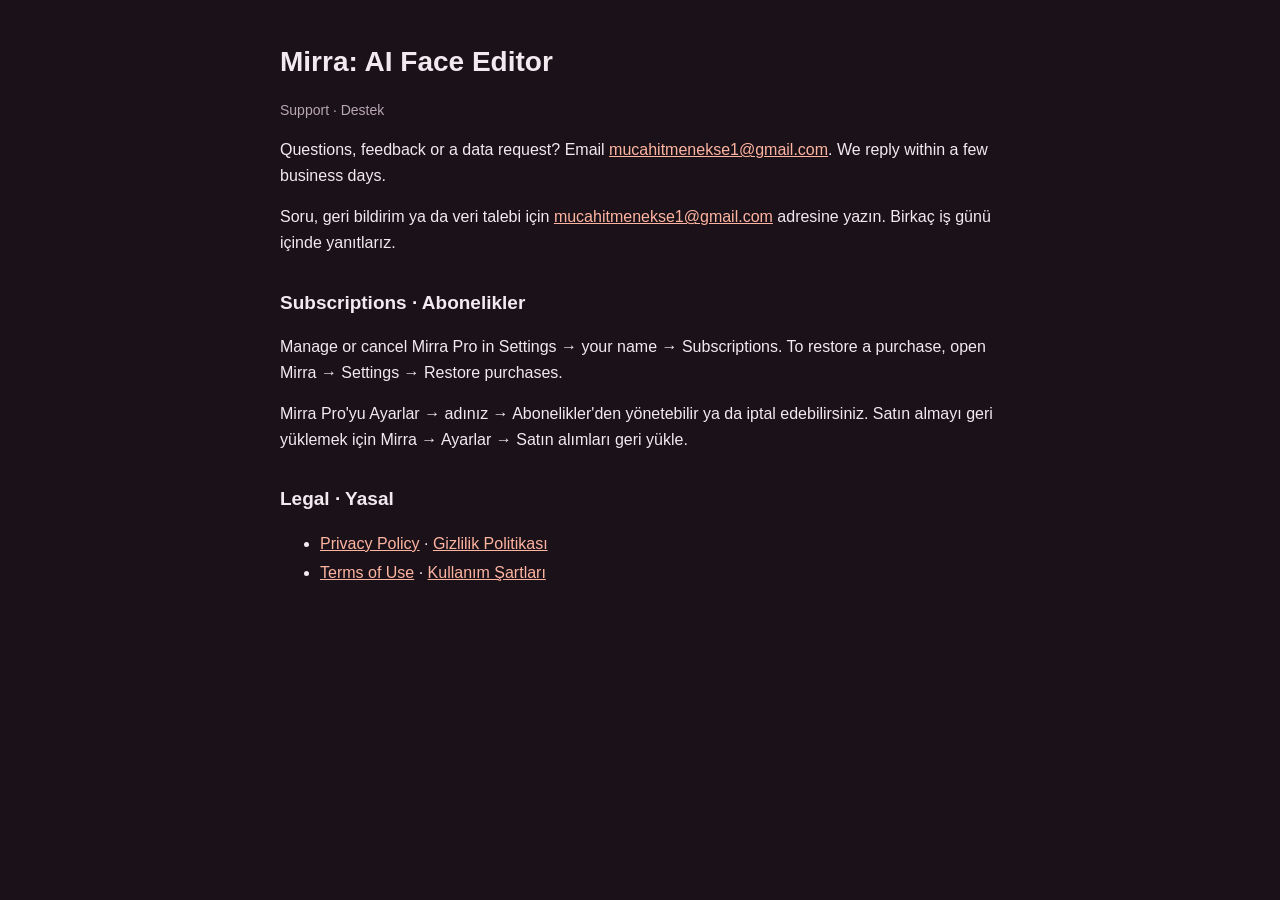
<file: index.html>
<!doctype html>
<html lang="en">
<head>
<meta charset="utf-8">
<meta name="viewport" content="width=device-width, initial-scale=1">
<title>Mirra: AI Face Editor — Support</title>
<link rel="stylesheet" href="style.css">
</head>
<body>
<main>
<h1>Mirra: AI Face Editor</h1>
<p class="meta">Support · Destek</p>
<p>Questions, feedback or a data request? Email <a href="mailto:mucahitmenekse1@gmail.com">mucahitmenekse1@gmail.com</a>. We reply within a few business days.</p>
<p>Soru, geri bildirim ya da veri talebi için <a href="mailto:mucahitmenekse1@gmail.com">mucahitmenekse1@gmail.com</a> adresine yazın. Birkaç iş günü içinde yanıtlarız.</p>
<h2>Subscriptions · Abonelikler</h2>
<p>Manage or cancel Mirra Pro in Settings → your name → Subscriptions. To restore a purchase, open Mirra → Settings → Restore purchases.</p>
<p>Mirra Pro'yu Ayarlar → adınız → Abonelikler'den yönetebilir ya da iptal edebilirsiniz. Satın almayı geri yüklemek için Mirra → Ayarlar → Satın alımları geri yükle.</p>
<h2>Legal · Yasal</h2>
<ul>
<li><a href="privacy.html">Privacy Policy</a> · <a href="privacy-tr.html">Gizlilik Politikası</a></li>
<li><a href="terms.html">Terms of Use</a> · <a href="terms-tr.html">Kullanım Şartları</a></li>
</ul>
</main>
</body>
</html>
</file>
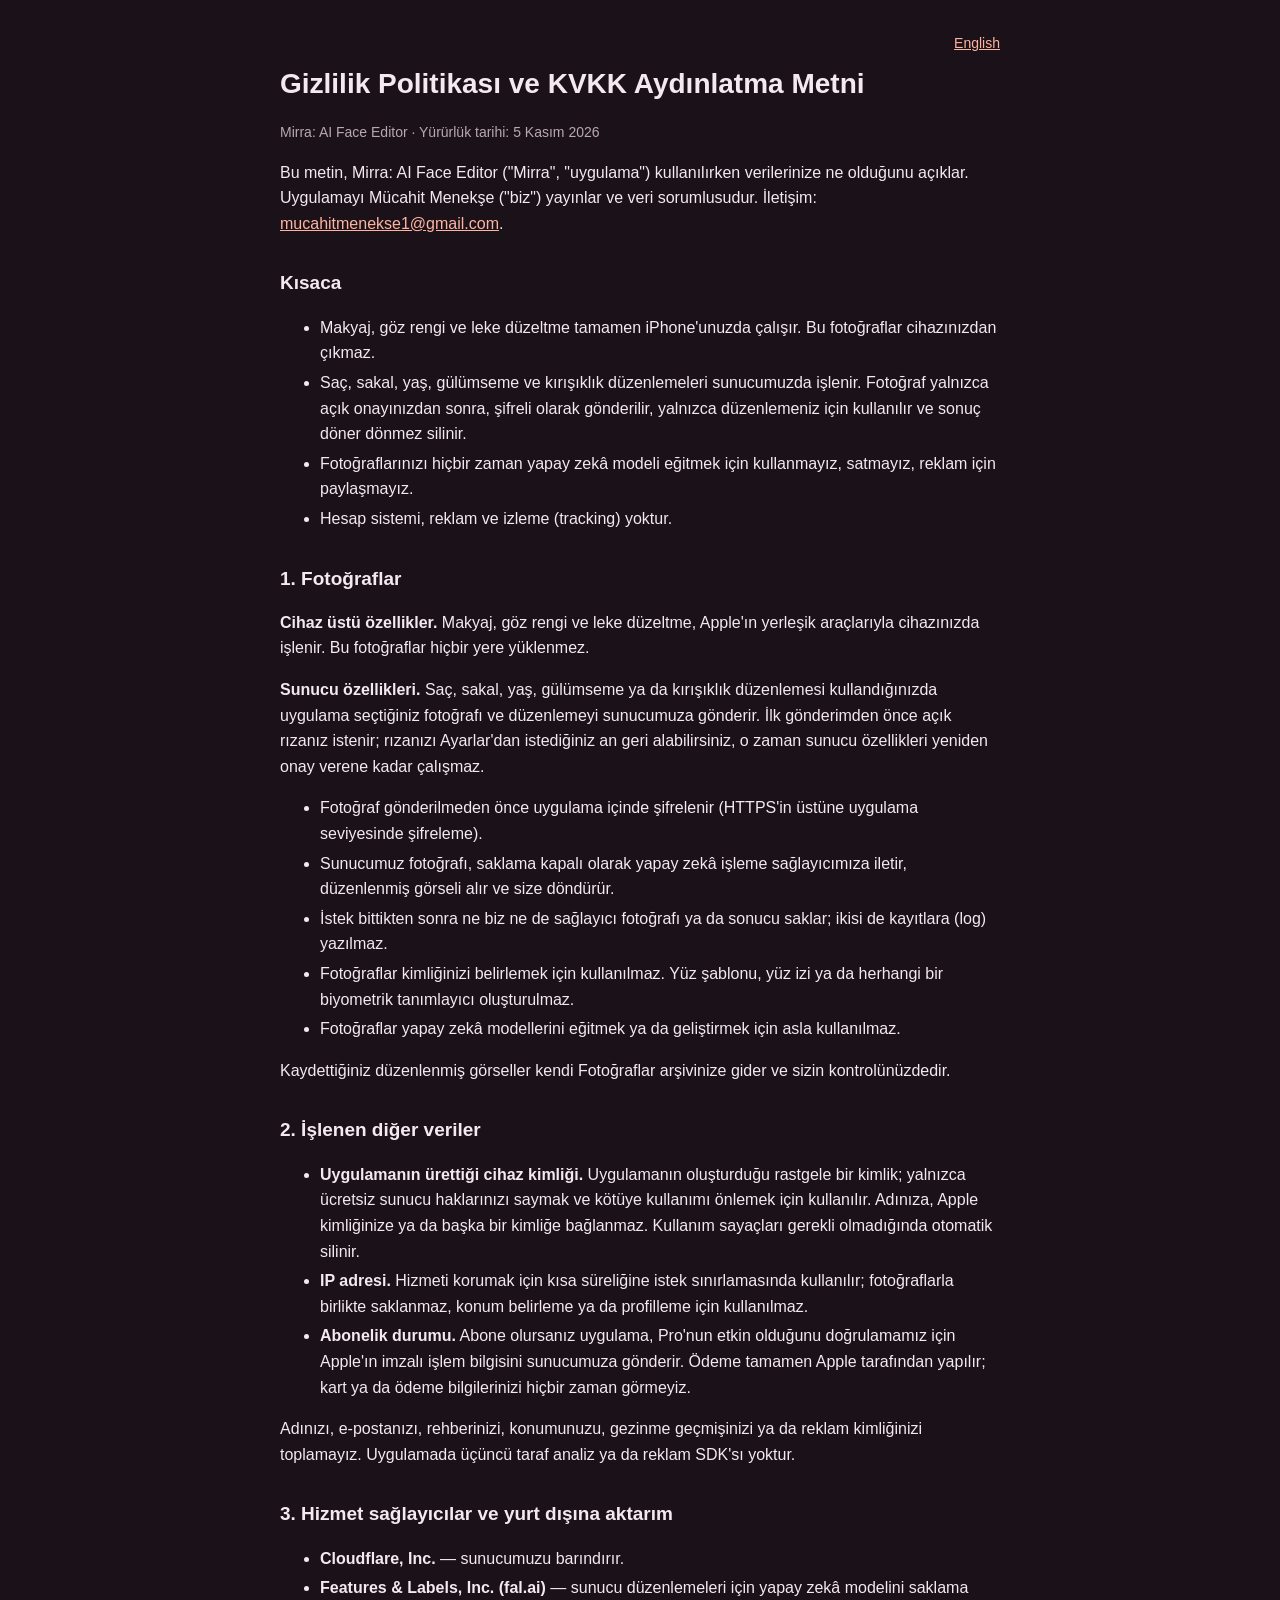
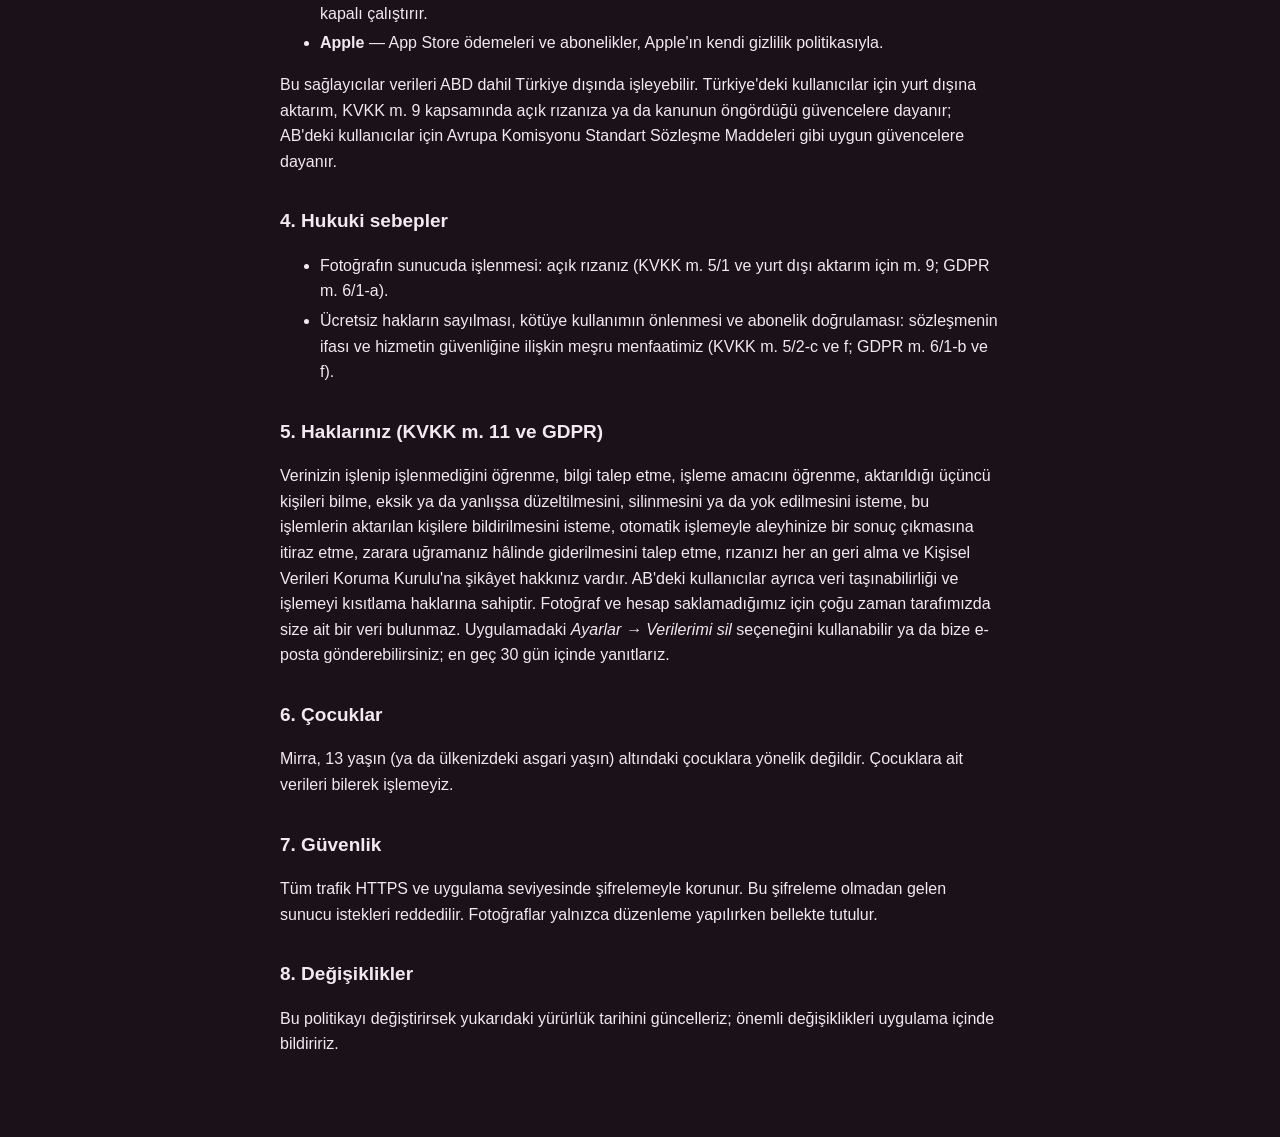
<file: privacy-tr.html>
<!doctype html>
<html lang="tr">
<head>
<meta charset="utf-8">
<meta name="viewport" content="width=device-width, initial-scale=1">
<title>Mirra: AI Face Editor — Gizlilik Politikası</title>
<link rel="stylesheet" href="style.css">
</head>
<body>
<main>
<p class="lang"><a href="privacy.html">English</a></p>
<h1>Gizlilik Politikası ve KVKK Aydınlatma Metni</h1>
<p class="meta">Mirra: AI Face Editor · Yürürlük tarihi: 5 Kasım 2026</p>

<p>Bu metin, Mirra: AI Face Editor ("Mirra", "uygulama") kullanılırken verilerinize ne olduğunu açıklar. Uygulamayı Mücahit Menekşe ("biz") yayınlar ve veri sorumlusudur. İletişim: <a href="mailto:mucahitmenekse1@gmail.com">mucahitmenekse1@gmail.com</a>.</p>

<h2>Kısaca</h2>
<ul>
<li>Makyaj, göz rengi ve leke düzeltme tamamen iPhone'unuzda çalışır. Bu fotoğraflar cihazınızdan çıkmaz.</li>
<li>Saç, sakal, yaş, gülümseme ve kırışıklık düzenlemeleri sunucumuzda işlenir. Fotoğraf yalnızca açık onayınızdan sonra, şifreli olarak gönderilir, yalnızca düzenlemeniz için kullanılır ve sonuç döner dönmez silinir.</li>
<li>Fotoğraflarınızı hiçbir zaman yapay zekâ modeli eğitmek için kullanmayız, satmayız, reklam için paylaşmayız.</li>
<li>Hesap sistemi, reklam ve izleme (tracking) yoktur.</li>
</ul>

<h2>1. Fotoğraflar</h2>
<p><strong>Cihaz üstü özellikler.</strong> Makyaj, göz rengi ve leke düzeltme, Apple'ın yerleşik araçlarıyla cihazınızda işlenir. Bu fotoğraflar hiçbir yere yüklenmez.</p>
<p><strong>Sunucu özellikleri.</strong> Saç, sakal, yaş, gülümseme ya da kırışıklık düzenlemesi kullandığınızda uygulama seçtiğiniz fotoğrafı ve düzenlemeyi sunucumuza gönderir. İlk gönderimden önce açık rızanız istenir; rızanızı Ayarlar'dan istediğiniz an geri alabilirsiniz, o zaman sunucu özellikleri yeniden onay verene kadar çalışmaz.</p>
<ul>
<li>Fotoğraf gönderilmeden önce uygulama içinde şifrelenir (HTTPS'in üstüne uygulama seviyesinde şifreleme).</li>
<li>Sunucumuz fotoğrafı, saklama kapalı olarak yapay zekâ işleme sağlayıcımıza iletir, düzenlenmiş görseli alır ve size döndürür.</li>
<li>İstek bittikten sonra ne biz ne de sağlayıcı fotoğrafı ya da sonucu saklar; ikisi de kayıtlara (log) yazılmaz.</li>
<li>Fotoğraflar kimliğinizi belirlemek için kullanılmaz. Yüz şablonu, yüz izi ya da herhangi bir biyometrik tanımlayıcı oluşturulmaz.</li>
<li>Fotoğraflar yapay zekâ modellerini eğitmek ya da geliştirmek için asla kullanılmaz.</li>
</ul>
<p>Kaydettiğiniz düzenlenmiş görseller kendi Fotoğraflar arşivinize gider ve sizin kontrolünüzdedir.</p>

<h2>2. İşlenen diğer veriler</h2>
<ul>
<li><strong>Uygulamanın ürettiği cihaz kimliği.</strong> Uygulamanın oluşturduğu rastgele bir kimlik; yalnızca ücretsiz sunucu haklarınızı saymak ve kötüye kullanımı önlemek için kullanılır. Adınıza, Apple kimliğinize ya da başka bir kimliğe bağlanmaz. Kullanım sayaçları gerekli olmadığında otomatik silinir.</li>
<li><strong>IP adresi.</strong> Hizmeti korumak için kısa süreliğine istek sınırlamasında kullanılır; fotoğraflarla birlikte saklanmaz, konum belirleme ya da profilleme için kullanılmaz.</li>
<li><strong>Abonelik durumu.</strong> Abone olursanız uygulama, Pro'nun etkin olduğunu doğrulamamız için Apple'ın imzalı işlem bilgisini sunucumuza gönderir. Ödeme tamamen Apple tarafından yapılır; kart ya da ödeme bilgilerinizi hiçbir zaman görmeyiz.</li>
</ul>
<p>Adınızı, e-postanızı, rehberinizi, konumunuzu, gezinme geçmişinizi ya da reklam kimliğinizi toplamayız. Uygulamada üçüncü taraf analiz ya da reklam SDK'sı yoktur.</p>

<h2>3. Hizmet sağlayıcılar ve yurt dışına aktarım</h2>
<ul>
<li><strong>Cloudflare, Inc.</strong> — sunucumuzu barındırır.</li>
<li><strong>Features &amp; Labels, Inc. (fal.ai)</strong> — sunucu düzenlemeleri için yapay zekâ modelini saklama kapalı çalıştırır.</li>
<li><strong>Apple</strong> — App Store ödemeleri ve abonelikler, Apple'ın kendi gizlilik politikasıyla.</li>
</ul>
<p>Bu sağlayıcılar verileri ABD dahil Türkiye dışında işleyebilir. Türkiye'deki kullanıcılar için yurt dışına aktarım, KVKK m. 9 kapsamında açık rızanıza ya da kanunun öngördüğü güvencelere dayanır; AB'deki kullanıcılar için Avrupa Komisyonu Standart Sözleşme Maddeleri gibi uygun güvencelere dayanır.</p>

<h2>4. Hukuki sebepler</h2>
<ul>
<li>Fotoğrafın sunucuda işlenmesi: açık rızanız (KVKK m. 5/1 ve yurt dışı aktarım için m. 9; GDPR m. 6/1-a).</li>
<li>Ücretsiz hakların sayılması, kötüye kullanımın önlenmesi ve abonelik doğrulaması: sözleşmenin ifası ve hizmetin güvenliğine ilişkin meşru menfaatimiz (KVKK m. 5/2-c ve f; GDPR m. 6/1-b ve f).</li>
</ul>

<h2>5. Haklarınız (KVKK m. 11 ve GDPR)</h2>
<p>Verinizin işlenip işlenmediğini öğrenme, bilgi talep etme, işleme amacını öğrenme, aktarıldığı üçüncü kişileri bilme, eksik ya da yanlışsa düzeltilmesini, silinmesini ya da yok edilmesini isteme, bu işlemlerin aktarılan kişilere bildirilmesini isteme, otomatik işlemeyle aleyhinize bir sonuç çıkmasına itiraz etme, zarara uğramanız hâlinde giderilmesini talep etme, rızanızı her an geri alma ve Kişisel Verileri Koruma Kurulu'na şikâyet hakkınız vardır. AB'deki kullanıcılar ayrıca veri taşınabilirliği ve işlemeyi kısıtlama haklarına sahiptir. Fotoğraf ve hesap saklamadığımız için çoğu zaman tarafımızda size ait bir veri bulunmaz. Uygulamadaki <em>Ayarlar → Verilerimi sil</em> seçeneğini kullanabilir ya da bize e-posta gönderebilirsiniz; en geç 30 gün içinde yanıtlarız.</p>

<h2>6. Çocuklar</h2>
<p>Mirra, 13 yaşın (ya da ülkenizdeki asgari yaşın) altındaki çocuklara yönelik değildir. Çocuklara ait verileri bilerek işlemeyiz.</p>

<h2>7. Güvenlik</h2>
<p>Tüm trafik HTTPS ve uygulama seviyesinde şifrelemeyle korunur. Bu şifreleme olmadan gelen sunucu istekleri reddedilir. Fotoğraflar yalnızca düzenleme yapılırken bellekte tutulur.</p>

<h2>8. Değişiklikler</h2>
<p>Bu politikayı değiştirirsek yukarıdaki yürürlük tarihini güncelleriz; önemli değişiklikleri uygulama içinde bildiririz.</p>
</main>
</body>
</html>
</file>
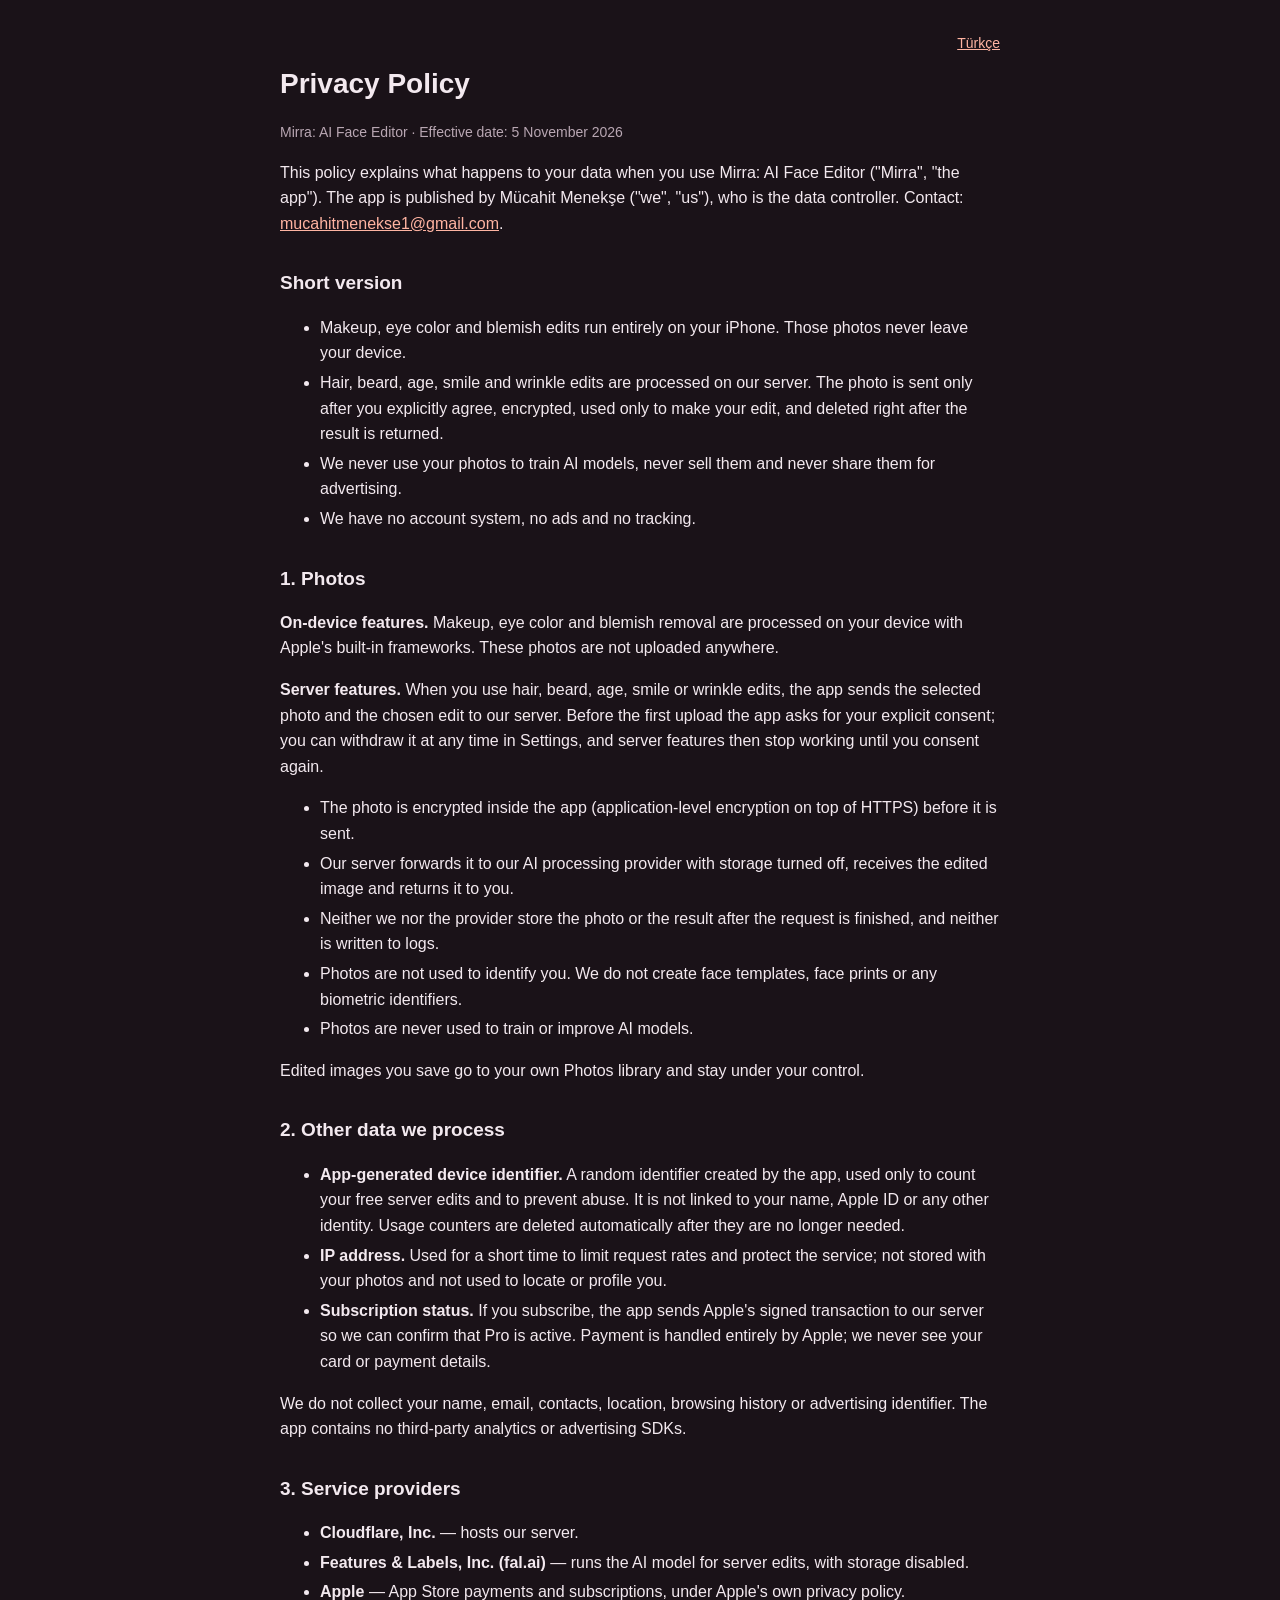
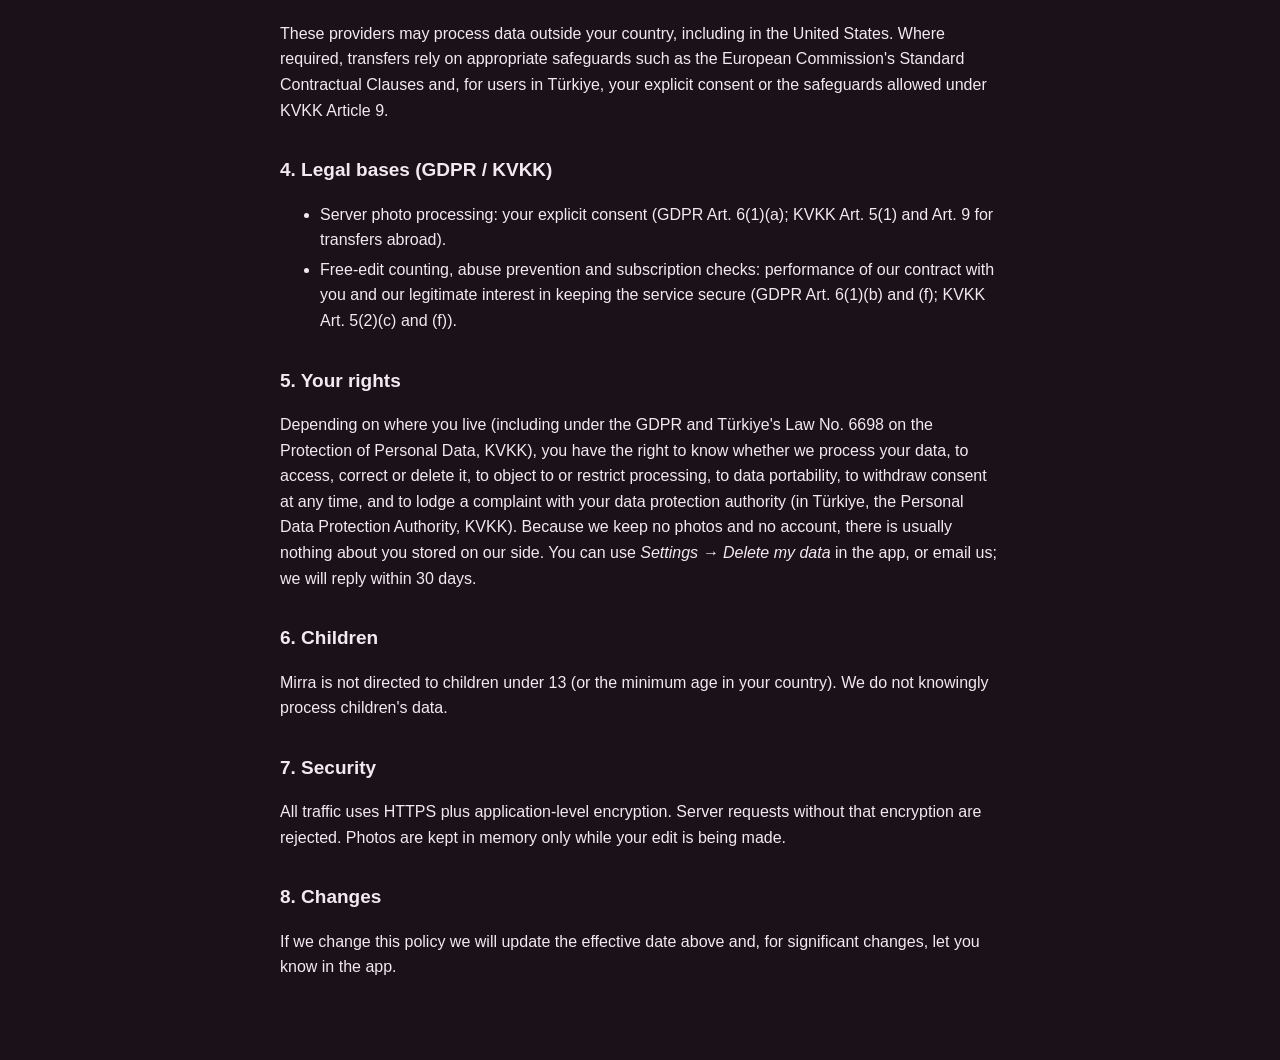
<file: privacy.html>
<!doctype html>
<html lang="en">
<head>
<meta charset="utf-8">
<meta name="viewport" content="width=device-width, initial-scale=1">
<title>Mirra: AI Face Editor — Privacy Policy</title>
<link rel="stylesheet" href="style.css">
</head>
<body>
<main>
<p class="lang"><a href="privacy-tr.html">Türkçe</a></p>
<h1>Privacy Policy</h1>
<p class="meta">Mirra: AI Face Editor · Effective date: 5 November 2026</p>

<p>This policy explains what happens to your data when you use Mirra: AI Face Editor ("Mirra", "the app"). The app is published by Mücahit Menekşe ("we", "us"), who is the data controller. Contact: <a href="mailto:mucahitmenekse1@gmail.com">mucahitmenekse1@gmail.com</a>.</p>

<h2>Short version</h2>
<ul>
<li>Makeup, eye color and blemish edits run entirely on your iPhone. Those photos never leave your device.</li>
<li>Hair, beard, age, smile and wrinkle edits are processed on our server. The photo is sent only after you explicitly agree, encrypted, used only to make your edit, and deleted right after the result is returned.</li>
<li>We never use your photos to train AI models, never sell them and never share them for advertising.</li>
<li>We have no account system, no ads and no tracking.</li>
</ul>

<h2>1. Photos</h2>
<p><strong>On-device features.</strong> Makeup, eye color and blemish removal are processed on your device with Apple's built-in frameworks. These photos are not uploaded anywhere.</p>
<p><strong>Server features.</strong> When you use hair, beard, age, smile or wrinkle edits, the app sends the selected photo and the chosen edit to our server. Before the first upload the app asks for your explicit consent; you can withdraw it at any time in Settings, and server features then stop working until you consent again.</p>
<ul>
<li>The photo is encrypted inside the app (application-level encryption on top of HTTPS) before it is sent.</li>
<li>Our server forwards it to our AI processing provider with storage turned off, receives the edited image and returns it to you.</li>
<li>Neither we nor the provider store the photo or the result after the request is finished, and neither is written to logs.</li>
<li>Photos are not used to identify you. We do not create face templates, face prints or any biometric identifiers.</li>
<li>Photos are never used to train or improve AI models.</li>
</ul>
<p>Edited images you save go to your own Photos library and stay under your control.</p>

<h2>2. Other data we process</h2>
<ul>
<li><strong>App-generated device identifier.</strong> A random identifier created by the app, used only to count your free server edits and to prevent abuse. It is not linked to your name, Apple ID or any other identity. Usage counters are deleted automatically after they are no longer needed.</li>
<li><strong>IP address.</strong> Used for a short time to limit request rates and protect the service; not stored with your photos and not used to locate or profile you.</li>
<li><strong>Subscription status.</strong> If you subscribe, the app sends Apple's signed transaction to our server so we can confirm that Pro is active. Payment is handled entirely by Apple; we never see your card or payment details.</li>
</ul>
<p>We do not collect your name, email, contacts, location, browsing history or advertising identifier. The app contains no third-party analytics or advertising SDKs.</p>

<h2>3. Service providers</h2>
<ul>
<li><strong>Cloudflare, Inc.</strong> — hosts our server.</li>
<li><strong>Features &amp; Labels, Inc. (fal.ai)</strong> — runs the AI model for server edits, with storage disabled.</li>
<li><strong>Apple</strong> — App Store payments and subscriptions, under Apple's own privacy policy.</li>
</ul>
<p>These providers may process data outside your country, including in the United States. Where required, transfers rely on appropriate safeguards such as the European Commission's Standard Contractual Clauses and, for users in Türkiye, your explicit consent or the safeguards allowed under KVKK Article 9.</p>

<h2>4. Legal bases (GDPR / KVKK)</h2>
<ul>
<li>Server photo processing: your explicit consent (GDPR Art. 6(1)(a); KVKK Art. 5(1) and Art. 9 for transfers abroad).</li>
<li>Free-edit counting, abuse prevention and subscription checks: performance of our contract with you and our legitimate interest in keeping the service secure (GDPR Art. 6(1)(b) and (f); KVKK Art. 5(2)(c) and (f)).</li>
</ul>

<h2>5. Your rights</h2>
<p>Depending on where you live (including under the GDPR and Türkiye's Law No. 6698 on the Protection of Personal Data, KVKK), you have the right to know whether we process your data, to access, correct or delete it, to object to or restrict processing, to data portability, to withdraw consent at any time, and to lodge a complaint with your data protection authority (in Türkiye, the Personal Data Protection Authority, KVKK). Because we keep no photos and no account, there is usually nothing about you stored on our side. You can use <em>Settings → Delete my data</em> in the app, or email us; we will reply within 30 days.</p>

<h2>6. Children</h2>
<p>Mirra is not directed to children under 13 (or the minimum age in your country). We do not knowingly process children's data.</p>

<h2>7. Security</h2>
<p>All traffic uses HTTPS plus application-level encryption. Server requests without that encryption are rejected. Photos are kept in memory only while your edit is being made.</p>

<h2>8. Changes</h2>
<p>If we change this policy we will update the effective date above and, for significant changes, let you know in the app.</p>
</main>
</body>
</html>
</file>
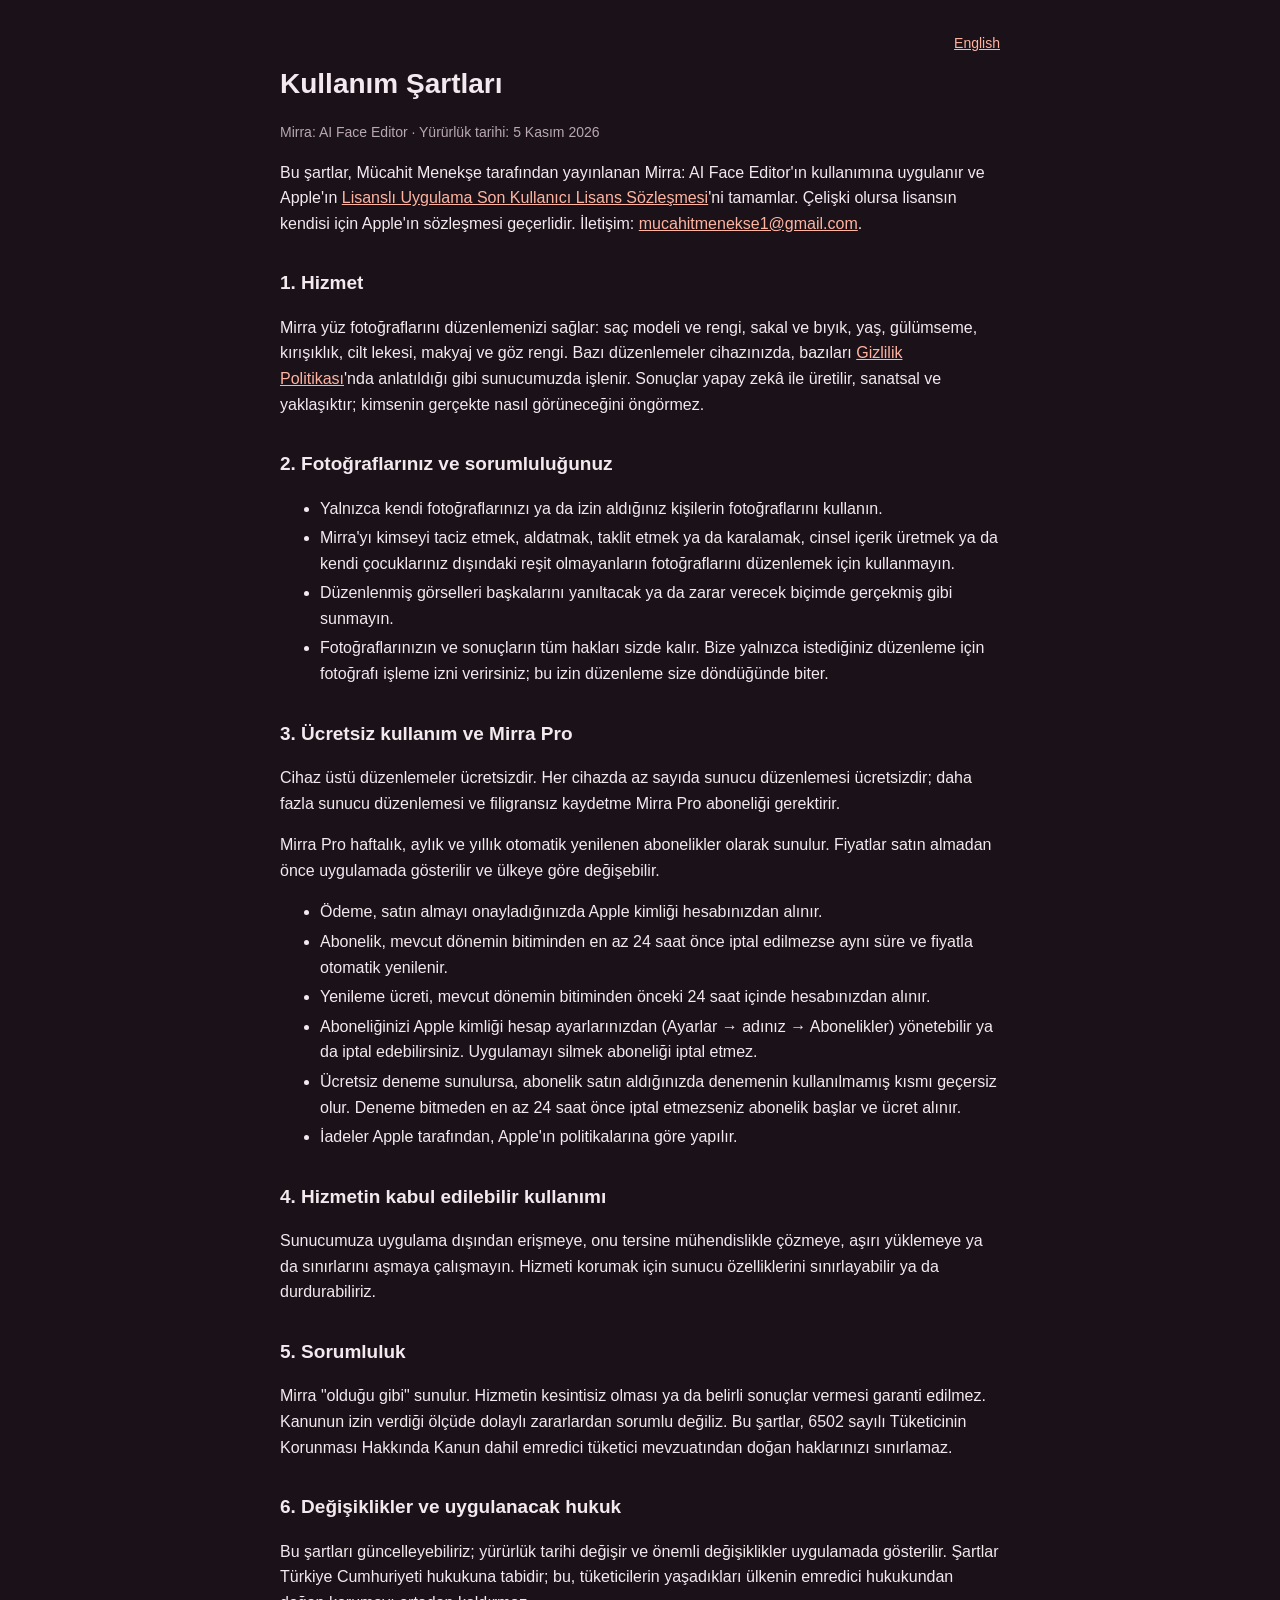
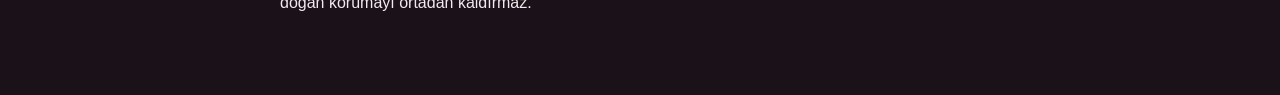
<file: terms-tr.html>
<!doctype html>
<html lang="tr">
<head>
<meta charset="utf-8">
<meta name="viewport" content="width=device-width, initial-scale=1">
<title>Mirra: AI Face Editor — Kullanım Şartları</title>
<link rel="stylesheet" href="style.css">
</head>
<body>
<main>
<p class="lang"><a href="terms.html">English</a></p>
<h1>Kullanım Şartları</h1>
<p class="meta">Mirra: AI Face Editor · Yürürlük tarihi: 5 Kasım 2026</p>

<p>Bu şartlar, Mücahit Menekşe tarafından yayınlanan Mirra: AI Face Editor'ın kullanımına uygulanır ve Apple'ın <a href="https://www.apple.com/legal/internet-services/itunes/dev/stdeula/">Lisanslı Uygulama Son Kullanıcı Lisans Sözleşmesi</a>'ni tamamlar. Çelişki olursa lisansın kendisi için Apple'ın sözleşmesi geçerlidir. İletişim: <a href="mailto:mucahitmenekse1@gmail.com">mucahitmenekse1@gmail.com</a>.</p>

<h2>1. Hizmet</h2>
<p>Mirra yüz fotoğraflarını düzenlemenizi sağlar: saç modeli ve rengi, sakal ve bıyık, yaş, gülümseme, kırışıklık, cilt lekesi, makyaj ve göz rengi. Bazı düzenlemeler cihazınızda, bazıları <a href="privacy-tr.html">Gizlilik Politikası</a>'nda anlatıldığı gibi sunucumuzda işlenir. Sonuçlar yapay zekâ ile üretilir, sanatsal ve yaklaşıktır; kimsenin gerçekte nasıl görüneceğini öngörmez.</p>

<h2>2. Fotoğraflarınız ve sorumluluğunuz</h2>
<ul>
<li>Yalnızca kendi fotoğraflarınızı ya da izin aldığınız kişilerin fotoğraflarını kullanın.</li>
<li>Mirra'yı kimseyi taciz etmek, aldatmak, taklit etmek ya da karalamak, cinsel içerik üretmek ya da kendi çocuklarınız dışındaki reşit olmayanların fotoğraflarını düzenlemek için kullanmayın.</li>
<li>Düzenlenmiş görselleri başkalarını yanıltacak ya da zarar verecek biçimde gerçekmiş gibi sunmayın.</li>
<li>Fotoğraflarınızın ve sonuçların tüm hakları sizde kalır. Bize yalnızca istediğiniz düzenleme için fotoğrafı işleme izni verirsiniz; bu izin düzenleme size döndüğünde biter.</li>
</ul>

<h2>3. Ücretsiz kullanım ve Mirra Pro</h2>
<p>Cihaz üstü düzenlemeler ücretsizdir. Her cihazda az sayıda sunucu düzenlemesi ücretsizdir; daha fazla sunucu düzenlemesi ve filigransız kaydetme Mirra Pro aboneliği gerektirir.</p>
<p>Mirra Pro haftalık, aylık ve yıllık otomatik yenilenen abonelikler olarak sunulur. Fiyatlar satın almadan önce uygulamada gösterilir ve ülkeye göre değişebilir.</p>
<ul>
<li>Ödeme, satın almayı onayladığınızda Apple kimliği hesabınızdan alınır.</li>
<li>Abonelik, mevcut dönemin bitiminden en az 24 saat önce iptal edilmezse aynı süre ve fiyatla otomatik yenilenir.</li>
<li>Yenileme ücreti, mevcut dönemin bitiminden önceki 24 saat içinde hesabınızdan alınır.</li>
<li>Aboneliğinizi Apple kimliği hesap ayarlarınızdan (Ayarlar → adınız → Abonelikler) yönetebilir ya da iptal edebilirsiniz. Uygulamayı silmek aboneliği iptal etmez.</li>
<li>Ücretsiz deneme sunulursa, abonelik satın aldığınızda denemenin kullanılmamış kısmı geçersiz olur. Deneme bitmeden en az 24 saat önce iptal etmezseniz abonelik başlar ve ücret alınır.</li>
<li>İadeler Apple tarafından, Apple'ın politikalarına göre yapılır.</li>
</ul>

<h2>4. Hizmetin kabul edilebilir kullanımı</h2>
<p>Sunucumuza uygulama dışından erişmeye, onu tersine mühendislikle çözmeye, aşırı yüklemeye ya da sınırlarını aşmaya çalışmayın. Hizmeti korumak için sunucu özelliklerini sınırlayabilir ya da durdurabiliriz.</p>

<h2>5. Sorumluluk</h2>
<p>Mirra "olduğu gibi" sunulur. Hizmetin kesintisiz olması ya da belirli sonuçlar vermesi garanti edilmez. Kanunun izin verdiği ölçüde dolaylı zararlardan sorumlu değiliz. Bu şartlar, 6502 sayılı Tüketicinin Korunması Hakkında Kanun dahil emredici tüketici mevzuatından doğan haklarınızı sınırlamaz.</p>

<h2>6. Değişiklikler ve uygulanacak hukuk</h2>
<p>Bu şartları güncelleyebiliriz; yürürlük tarihi değişir ve önemli değişiklikler uygulamada gösterilir. Şartlar Türkiye Cumhuriyeti hukukuna tabidir; bu, tüketicilerin yaşadıkları ülkenin emredici hukukundan doğan korumayı ortadan kaldırmaz.</p>
</main>
</body>
</html>
</file>
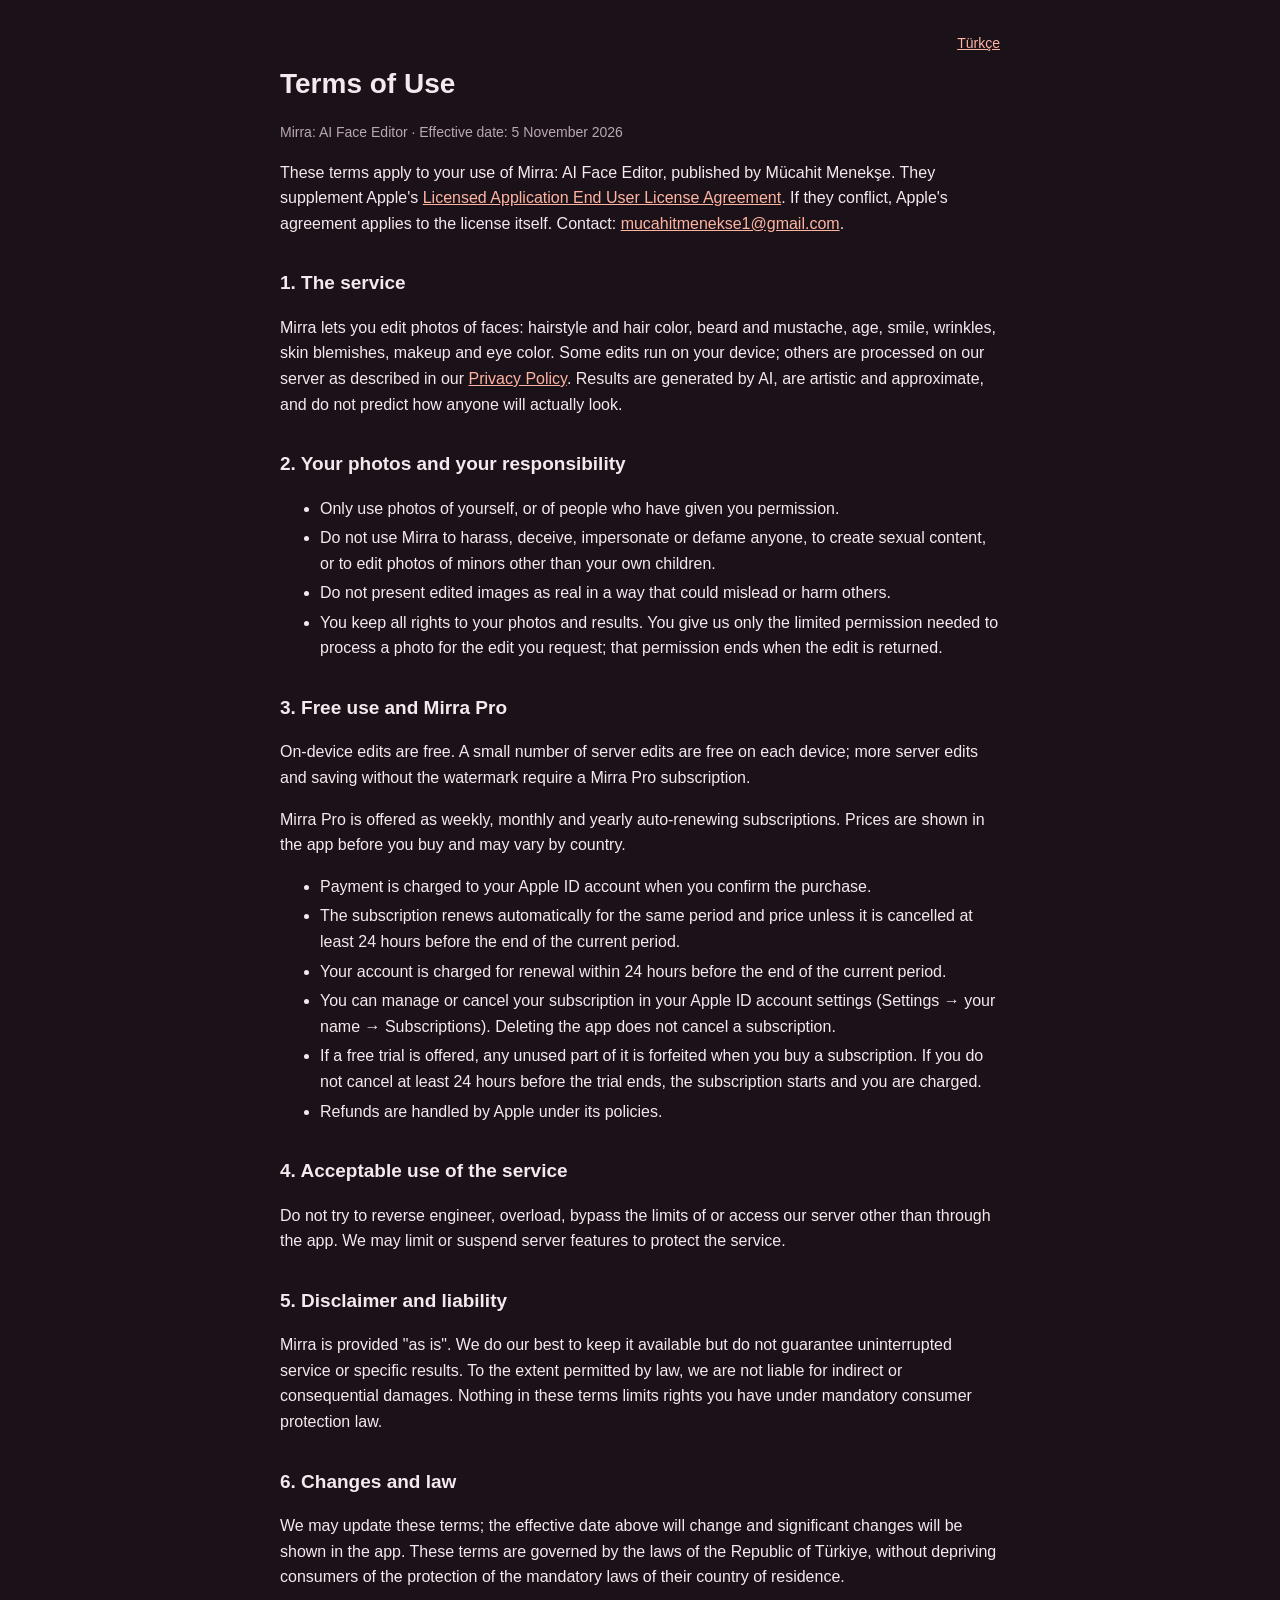
<file: terms.html>
<!doctype html>
<html lang="en">
<head>
<meta charset="utf-8">
<meta name="viewport" content="width=device-width, initial-scale=1">
<title>Mirra: AI Face Editor — Terms of Use</title>
<link rel="stylesheet" href="style.css">
</head>
<body>
<main>
<p class="lang"><a href="terms-tr.html">Türkçe</a></p>
<h1>Terms of Use</h1>
<p class="meta">Mirra: AI Face Editor · Effective date: 5 November 2026</p>

<p>These terms apply to your use of Mirra: AI Face Editor, published by Mücahit Menekşe. They supplement Apple's <a href="https://www.apple.com/legal/internet-services/itunes/dev/stdeula/">Licensed Application End User License Agreement</a>. If they conflict, Apple's agreement applies to the license itself. Contact: <a href="mailto:mucahitmenekse1@gmail.com">mucahitmenekse1@gmail.com</a>.</p>

<h2>1. The service</h2>
<p>Mirra lets you edit photos of faces: hairstyle and hair color, beard and mustache, age, smile, wrinkles, skin blemishes, makeup and eye color. Some edits run on your device; others are processed on our server as described in our <a href="privacy.html">Privacy Policy</a>. Results are generated by AI, are artistic and approximate, and do not predict how anyone will actually look.</p>

<h2>2. Your photos and your responsibility</h2>
<ul>
<li>Only use photos of yourself, or of people who have given you permission.</li>
<li>Do not use Mirra to harass, deceive, impersonate or defame anyone, to create sexual content, or to edit photos of minors other than your own children.</li>
<li>Do not present edited images as real in a way that could mislead or harm others.</li>
<li>You keep all rights to your photos and results. You give us only the limited permission needed to process a photo for the edit you request; that permission ends when the edit is returned.</li>
</ul>

<h2>3. Free use and Mirra Pro</h2>
<p>On-device edits are free. A small number of server edits are free on each device; more server edits and saving without the watermark require a Mirra Pro subscription.</p>
<p>Mirra Pro is offered as weekly, monthly and yearly auto-renewing subscriptions. Prices are shown in the app before you buy and may vary by country.</p>
<ul>
<li>Payment is charged to your Apple ID account when you confirm the purchase.</li>
<li>The subscription renews automatically for the same period and price unless it is cancelled at least 24 hours before the end of the current period.</li>
<li>Your account is charged for renewal within 24 hours before the end of the current period.</li>
<li>You can manage or cancel your subscription in your Apple ID account settings (Settings → your name → Subscriptions). Deleting the app does not cancel a subscription.</li>
<li>If a free trial is offered, any unused part of it is forfeited when you buy a subscription. If you do not cancel at least 24 hours before the trial ends, the subscription starts and you are charged.</li>
<li>Refunds are handled by Apple under its policies.</li>
</ul>

<h2>4. Acceptable use of the service</h2>
<p>Do not try to reverse engineer, overload, bypass the limits of or access our server other than through the app. We may limit or suspend server features to protect the service.</p>

<h2>5. Disclaimer and liability</h2>
<p>Mirra is provided "as is". We do our best to keep it available but do not guarantee uninterrupted service or specific results. To the extent permitted by law, we are not liable for indirect or consequential damages. Nothing in these terms limits rights you have under mandatory consumer protection law.</p>

<h2>6. Changes and law</h2>
<p>We may update these terms; the effective date above will change and significant changes will be shown in the app. These terms are governed by the laws of the Republic of Türkiye, without depriving consumers of the protection of the mandatory laws of their country of residence.</p>
</main>
</body>
</html>
</file>
<file: style.css>
:root { color-scheme: dark; }
body { margin: 0; background: #1a1218; color: #f3e9ef; font: 16px/1.6 -apple-system, BlinkMacSystemFont, "Segoe UI", sans-serif; }
main { max-width: 720px; margin: 0 auto; padding: 32px 20px 64px; }
h1 { font-size: 28px; margin: 8px 0 4px; }
h2 { font-size: 19px; margin-top: 32px; }
a { color: #ffb4a2; }
.meta, .lang { color: #b9a7b3; font-size: 14px; }
.lang { text-align: right; margin: 0; }
li { margin: 4px 0; }
</file>
